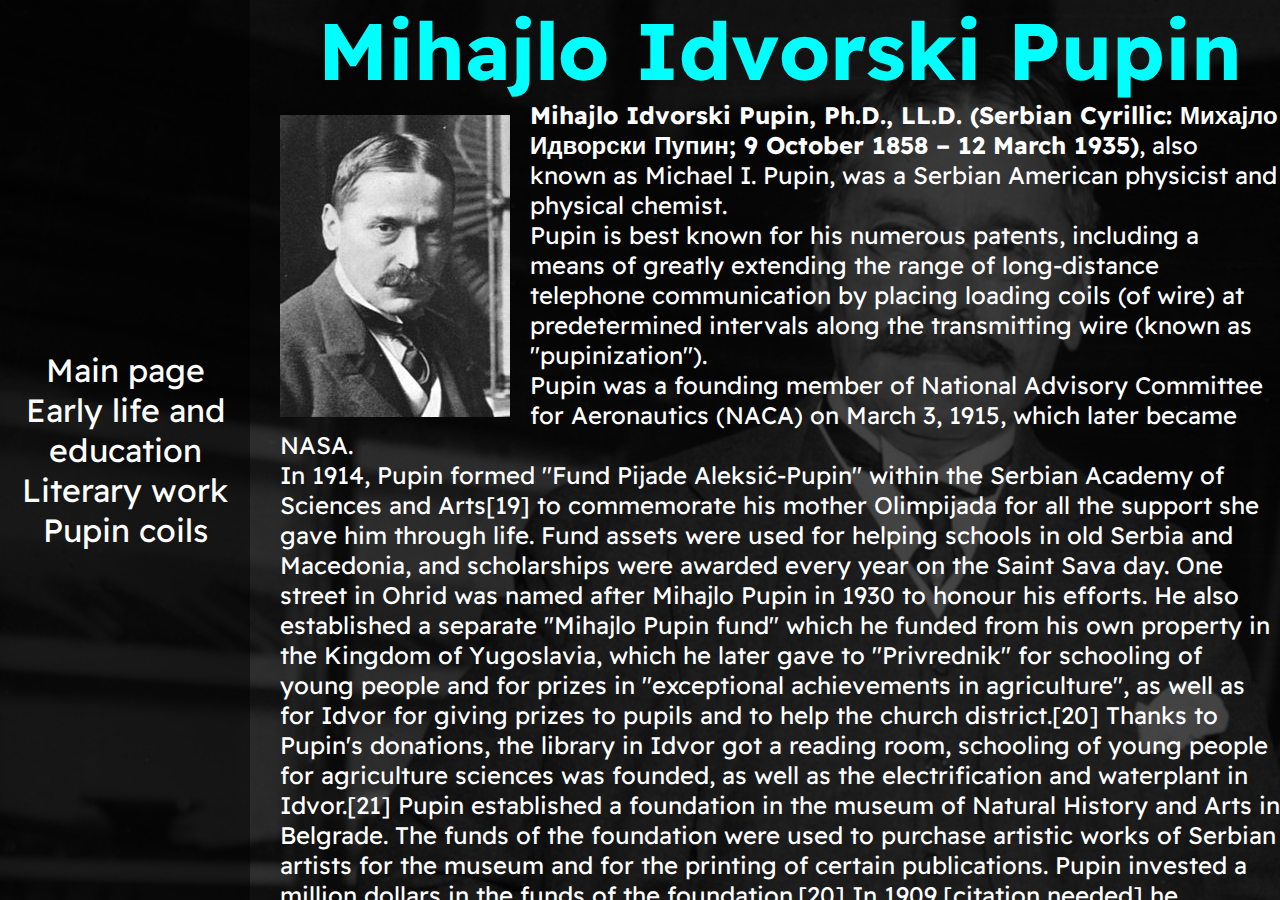
<file: index.html>
<!DOCTYPE html>
<html lang="en">
<head>
    <meta charset="UTF-8">
    <meta http-equiv="X-UA-Compatible" content="IE=edge">
    <meta name="viewport" content="width=device-width, initial-scale=1.0">
    <title>Document</title>
    <link rel="stylesheet" href="./style.css">
    <link rel="preconnect" href="https://fonts.googleapis.com">
    <link rel="preconnect" href="https://fonts.gstatic.com" crossorigin>
    <link href="https://fonts.googleapis.com/css2?family=Readex+Pro:wght@400;700&display=swap" rel="stylesheet">
</head>
<body>
    <main>
    <!-- navigacija -->
        <div class="navigacija">
            <div class="podaci">
                <ul>
                <li><a href="index.html">Main page</a></li>
                <li><a class="early" href="early-life-and-education.html">Early life and education</a></li>
                <li><a href="literary-work.html">Literary work</a></li>
                <li><a href="pupin-coils.html">Pupin coils</a></li>
                </ul>
            </div>
            <!-- kraj podaci -->
        </div>
        <!-- kraj navigacije -->
        <!-- ostatak teksta -->
        <div class="ostatak-teksta">
            <h1 class="naslov">
                Mihajlo Idvorski Pupin
            </h1>
            <img class="slika" src="./pics/pupin.jpg" alt="Photo of Pupin">
            <p> 
                <strong>Mihajlo Idvorski Pupin, Ph.D., LL.D. (Serbian Cyrillic: Михајло Идворски Пупин; 9 October 1858 – 12 March 1935)</strong>, also known as Michael I. Pupin, was a Serbian American physicist and physical chemist.
            </p>
            <p>
                Pupin is best known for his numerous patents, including a means of greatly extending the range of long-distance
                telephone communication by placing loading coils (of wire) at predetermined intervals along the transmitting wire (known
                as "pupinization").
            </p>
            <p>
                Pupin was a founding member of National Advisory Committee for Aeronautics (NACA) on March 3, 1915, which later became
                NASA.
            </p>
            <p>
                In 1914, Pupin formed "Fund Pijade Aleksić-Pupin" within the Serbian Academy of Sciences and Arts[19] to commemorate his
                mother Olimpijada for all the support she gave him through life. Fund assets were used for helping schools in old Serbia
                and Macedonia, and scholarships were awarded every year on the Saint Sava day. One street in Ohrid was named after
                Mihajlo Pupin in 1930 to honour his efforts. He also established a separate "Mihajlo Pupin fund" which he funded from
                his own property in the Kingdom of Yugoslavia, which he later gave to "Privrednik" for schooling of young people and for
                prizes in "exceptional achievements in agriculture", as well as for Idvor for giving prizes to pupils and to help the
                church district.[20]
                
                Thanks to Pupin's donations, the library in Idvor got a reading room, schooling of young people for agriculture sciences
                was founded, as well as the electrification and waterplant in Idvor.[21] Pupin established a foundation in the museum of
                Natural History and Arts in Belgrade. The funds of the foundation were used to purchase artistic works of Serbian
                artists for the museum and for the printing of certain publications. Pupin invested a million dollars in the funds of
                the foundation.[20]
                
                In 1909,[citation needed] he established one of the oldest Serbian emigrant organizations in the United States called
                "Union of Serbs – Sloga." The organization had a mission to gather Serbs in immigration and offer help, as well as
                keeping ethnic and cultural values. This organization later merged with three other immigrant societies.[22]
                
                Other emigrant organizations in to one large Serbian national foundation, and Pupin was one of its founders and a
                longtime president (1909–1926).
                
                He also organized "Kolo srpskih sestara" (English: Circle of Serbian sisters) who gathered help for the Serbian Red
                Cross, and he also helped the gathering of volunteers to travel to Serbia during the First World War with the help of
                the Serbian patriotic organization called the "Serbian National Defense Council" which he founded and led. Later, at the
                start of the Second World War this organization was rehabilitated by Jovan Dučić and worked with the same goal. Pupin
                guaranteed the delivery of food supplies to Serbia with his own resources, and he also was the head of the committee
                that provided help to the victims of war. He also founded the Serbian society for helping children which provided
                medicine, clothes and shelter for war orphans.[23]
            </p>
        </div>
    </main>
    <!-- kraj ostatka teksta -->
</body>
</html>
</file>
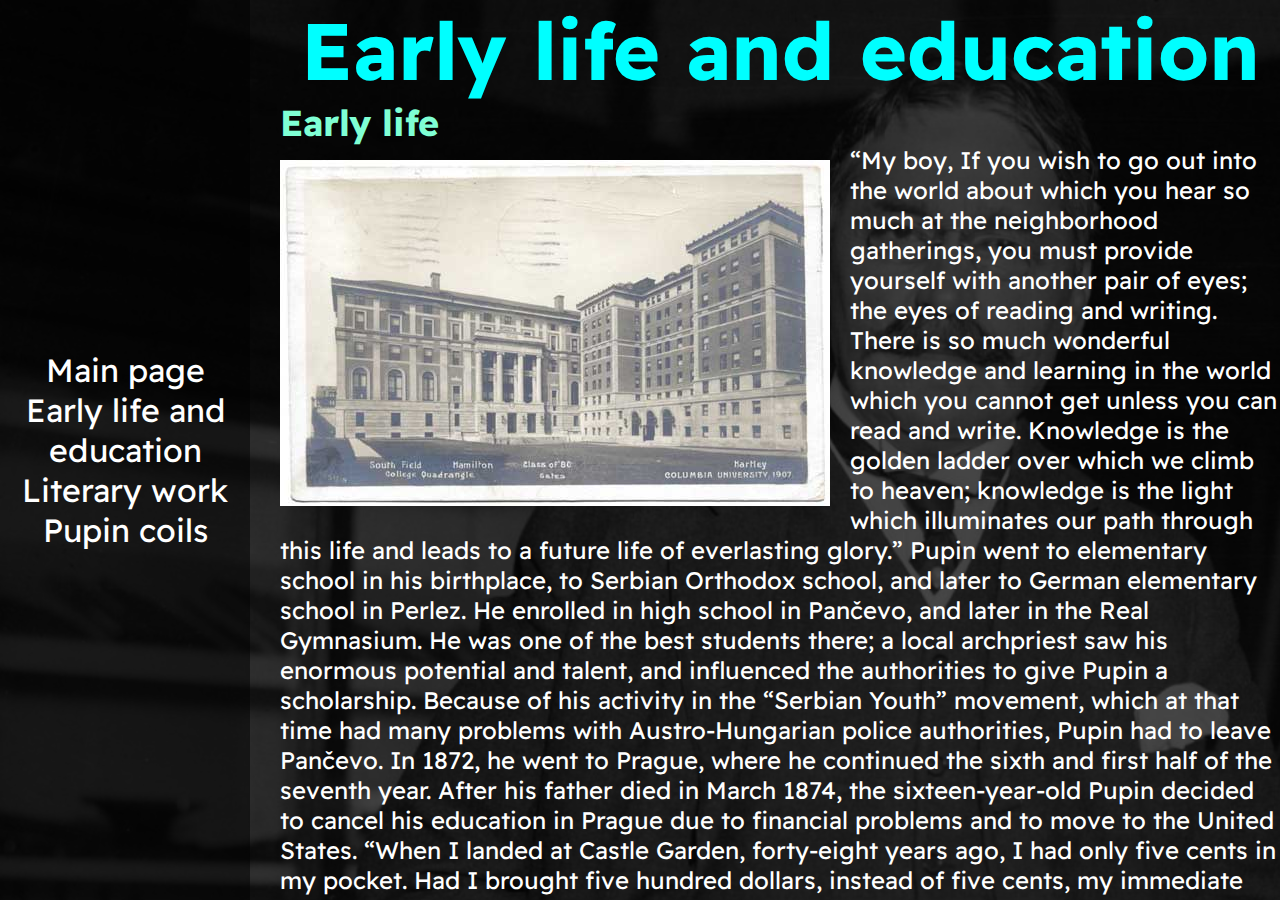
<file: early-life-and-education.html>
<!DOCTYPE html>
<html lang="en">
<head>
    <meta charset="UTF-8">
    <meta http-equiv="X-UA-Compatible" content="IE=edge">
    <meta name="viewport" content="width=device-width, initial-scale=1.0">
    <title>Document</title>
    <link rel="stylesheet" href="./style.css">
    <link rel="preconnect" href="https://fonts.googleapis.com">
    <link rel="preconnect" href="https://fonts.gstatic.com" crossorigin>
    <link href="https://fonts.googleapis.com/css2?family=Readex+Pro:wght@400;700&display=swap" rel="stylesheet">

</head>
<body>
    <main>
        <div class="navigacija">
            <div class="podaci">
                <ul>
                    <li><a href="index.html">Main page</a></li>
                    <li><a class="early" href="early-life-and-education.html">Early life and education</a></li>
                    <li><a href="literary-work.html">Literary work</a></li>
                    <li><a href="pupin-coils.html">Pupin coils</a></li>
                </ul>
            </div>
            <!-- kraj podaci -->
        </div>
        <!-- kraj navigacije -->

        <div class="ostatak-teksta">
            <h1 class="naslov">Early life and education</h1>
            <h2>Early life</h2>
            <img class="slika" src="./pics/university.jpg" alt="photo of university">
            <p>“My boy, If you wish to go out into the world about which you hear so much at the neighborhood gatherings, you must
            provide yourself with another pair of eyes; the eyes of reading and writing. There is so much wonderful knowledge and
            learning in the world which you cannot get unless you can read and write. Knowledge is the golden ladder over which we
            climb to heaven; knowledge is the light which illuminates our path through this life and leads to a future life of
            everlasting glory.”
            
            Pupin went to elementary school in his birthplace, to Serbian Orthodox school, and later to German elementary school in
            Perlez. He enrolled in high school in Pančevo, and later in the Real Gymnasium. He was one of the best students there; a
            local archpriest saw his enormous potential and talent, and influenced the authorities to give Pupin a scholarship.
            
            Because of his activity in the “Serbian Youth” movement, which at that time had many problems with Austro-Hungarian
            police authorities, Pupin had to leave Pančevo. In 1872, he went to Prague, where he continued the sixth and first half
            of the seventh year. After his father died in March 1874, the sixteen-year-old Pupin decided to cancel his education in
            Prague due to financial problems and to move to the United States.
            
            “When I landed at Castle Garden, forty-eight years ago, I had only five cents in my pocket. Had I brought five hundred
            dollars, instead of five cents, my immediate career in the new, and to me perfectly strange, land would have been the
            same. A young immigrant such as I was then does not begin his career until he has spent all the money which he has
            brought with him. I brought five cents, and immediately spent it upon a piece of prune pie, which turned out to be a
            bogus prune pie. It contained nothing but pits of prunes. If I had brought five hundred dollars, it would have taken me
            a little longer to spend it, mostly upon bogus things, but the struggle which awaited me would have been the same in
            each case. It is no handicap to a boy immigrant to land here penniless; it is not a handicap to any boy to be penniless
            when he strikes out for an independent career, provided that he has the stamina to stand the hardships that may be in
            store for him.”</p>
            <h3>Studies in America and Ph.D</h3>
            <p>For the next five years in the United States, Pupin worked as a manual laborer (most notably at the biscuit factory on
            Cortlandt Street in Manhattan) while he learned English, Greek and Latin. He also gave private lectures. After three
            years of various courses, in the autumn of 1879 he successfully finished his tests and entered Columbia College, where
            he became known as an exceptional athlete and scholar. A friend of Pupin's predicted that his physique would make him a
            splendid oarsman, and that Columbia would do anything for a good oarsman. A popular student, he was elected president of
            his class in his Junior year. He graduated with honors in 1883 and became an American citizen at the same time.</p>
            <p>He obtained his Ph.D. at the University of Berlin under Hermann von Helmholtz and in 1889 he returned to Columbia
            University to become a lecturer of mathematical physics in the newly formed Department of Electrical Engineering.
            Pupin's research pioneered carrier wave detection and current analysis.</p>
            <p>Pupin completed his studies in 1883 as one of the best students, especially in the field of physics and mathematics,
            which gave him a diploma. Later, he went back to Europe, initially the United Kingdom (1883–1885), where he continued
            his schooling at the University of Cambridge. He was an early investigator into X-ray imaging, but his claim to have
            made the first X-ray image in the United States is incorrect. He learned of Röntgen's discovery of unknown rays passing
            through wood, paper, insulators, and thin metals leaving traces on a photographic plate, and attempted this himself.
            Using a vacuum tube, which he had previously used to study the passage of electricity through rarefied gases, he made
            successful images on January 2, 1896. Edison provided Pupin with a calcium tungstate fluoroscopic screen which, when
            placed in front of the film, shortened the exposure time by twenty times, from one hour to a few minutes. Based on the
            results of experiments, Pupin concluded that the impact of primary X-rays generated secondary X-rays. With his work in
            the field of X-rays, Pupin gave a lecture at the New York Academy of Sciences. He was the first person to use a
            fluorescent screen to enhance X-rays for medical purposes. A New York surgeon, Dr. Bull, sent Pupin a patient to obtain
            an X-ray image of his left hand prior to an operation to remove lead shot from a shotgun injury. The first attempt at
            imaging failed because the patient, a well-known lawyer, was "too weak and nervous to be stood still nearly an hour"
            which is the time it took to get an X-ray photo at the time. In another attempt, the Edison fluorescent screen was
            placed on a photographic plate and the patient's hand on the screen. X-rays passed through the patients hand and caused
            the screen to fluoresce, which then exposed the photographic plate. A fairly good image was obtained with an exposure of
            only a few seconds and showed the shot as if "drawn with pen and ink." Dr. Bull was able to take out all of the lead
            balls in a very short time.</p>
           
        </div>
    </main>
</body>
</html>
</file>
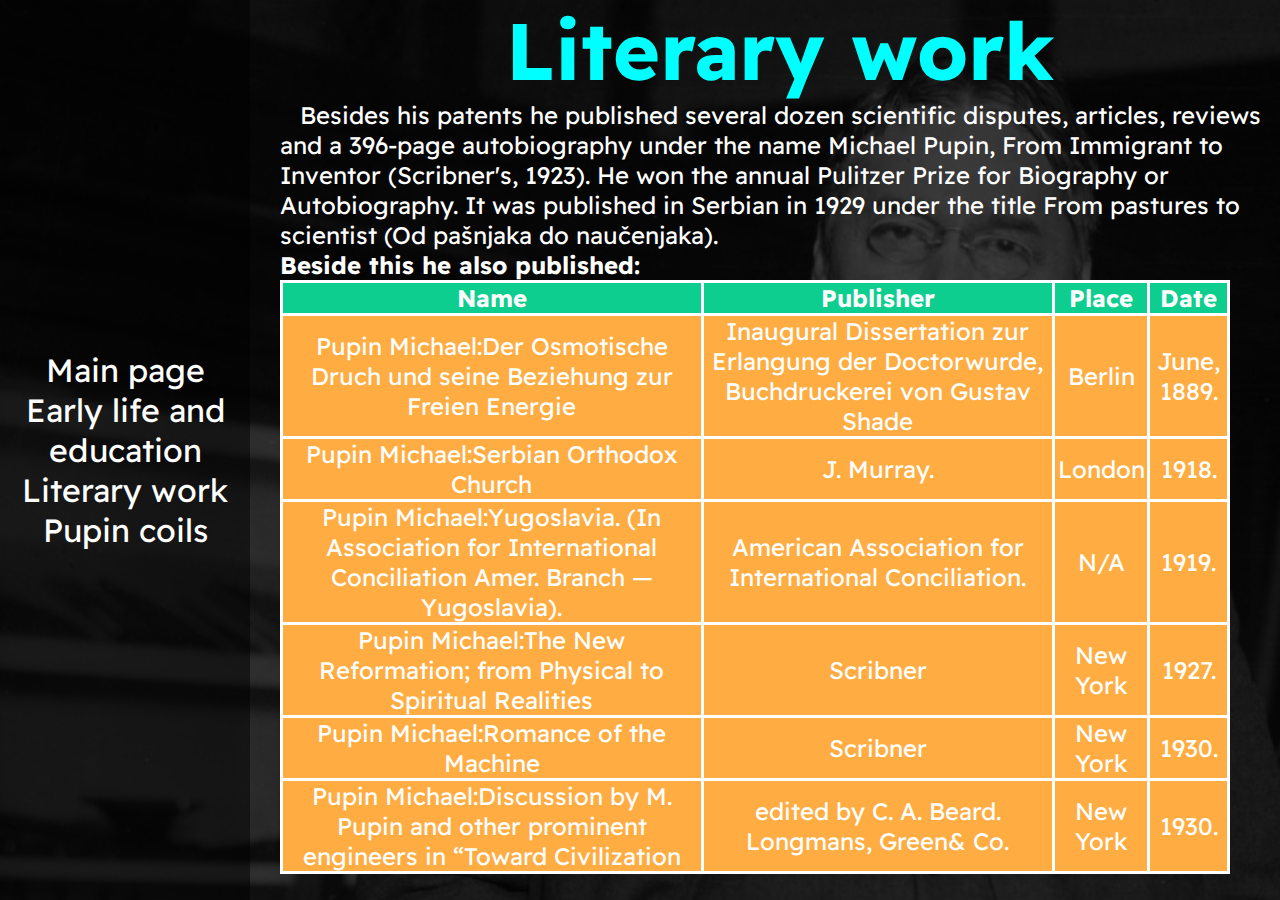
<file: literary-work.html>
<!DOCTYPE html>
<html lang="en">
<head>
    <meta charset="UTF-8">
    <meta http-equiv="X-UA-Compatible" content="IE=edge">
    <meta name="viewport" content="width=device-width, initial-scale=1.0">
    <title>Document</title>
    <link rel="stylesheet" href="./style.css">
    <link rel="preconnect" href="https://fonts.googleapis.com">
    <link rel="preconnect" href="https://fonts.gstatic.com" crossorigin>
    <link href="https://fonts.googleapis.com/css2?family=Readex+Pro:wght@400;700&display=swap" rel="stylesheet">

</head>
<body>
    <main>
        <!-- navigacija -->
        <div class="navigacija">
            <div class="podaci">
                <ul>
                    <li><a href="index.html">Main page</a></li>
                    <li><a class="early" href="early-life-and-education.html">Early life and education</a></li>
                    <li><a href="literary-work.html">Literary work</a></li>
                    <li><a href="pupin-coils.html">Pupin coils</a></li>
                </ul>
            </div>
            <!-- kraj podaci -->
        </div>
        <!-- kraj navigacije -->
        <div class="ostatak-teksta">
            <h1 class="naslov">Literary work</h1>
            <div class="slika"></div>
                <p>Besides his patents he published several dozen scientific disputes, articles, reviews and a 396-page autobiography under
                the name Michael Pupin, From Immigrant to Inventor (Scribner's, 1923). He won the annual Pulitzer Prize for Biography or
                Autobiography. It was published in Serbian in 1929 under the title From pastures to scientist (Od pašnjaka do
                naučenjaka).</p>
                <p> <strong>Beside this he also published:</strong> </p>
                <div >
                    <table id="tabela" border="3px solid #7fffd4">
                        <tr>
                            <th>Name</th>
                            <th>Publisher</th>
                            <th>Place</th>
                            <th>Date</th>
                        </tr>
                        <tr>
                            <td>Pupin Michael:Der Osmotische Druch und seine Beziehung zur Freien Energie</td>
                            <td>Inaugural Dissertation zur Erlangung der Doctorwurde, Buchdruckerei von Gustav Shade</td>
                            <td>Berlin</td>
                            <td>June, 1889.</td>
                        </tr>
                        <tr>
                            <td>Pupin Michael:Serbian Orthodox Church</td>
                            <td>J. Murray.</td>
                            <td>London</td>
                            <td>1918.</td>
                        </tr>
                        <tr>
                            <td>Pupin Michael:Yugoslavia. (In Association for International Conciliation Amer. Branch —Yugoslavia).</td>
                            <td>American
                            Association for International Conciliation.</td>
                            <td>N/A</td>
                            <td>1919.</td>
                        </tr>
                        <tr>
                            <td>Pupin Michael:The New Reformation; from Physical to Spiritual Realities</td>
                            <td>Scribner</td>
                            <td>New York</td>
                            <td>1927.</td>
                        </tr>
                        <tr>
                            <td>Pupin Michael:Romance of the Machine</td>
                            <td>Scribner</td>
                            <td>New York</td>
                            <td>1930.</td>
                        </tr>
                        <tr>
                            <td>Pupin Michael:Discussion by M. Pupin and other prominent engineers in “Toward Civilization</td>
                            <td>edited by C. A. Beard. Longmans, Green& Co.</td>
                            <td>New York</td>
                            <td>1930.</td>
                        </tr>
                    </table>
                </div>
        </div>
    </main>
</body>
</html>
</file>
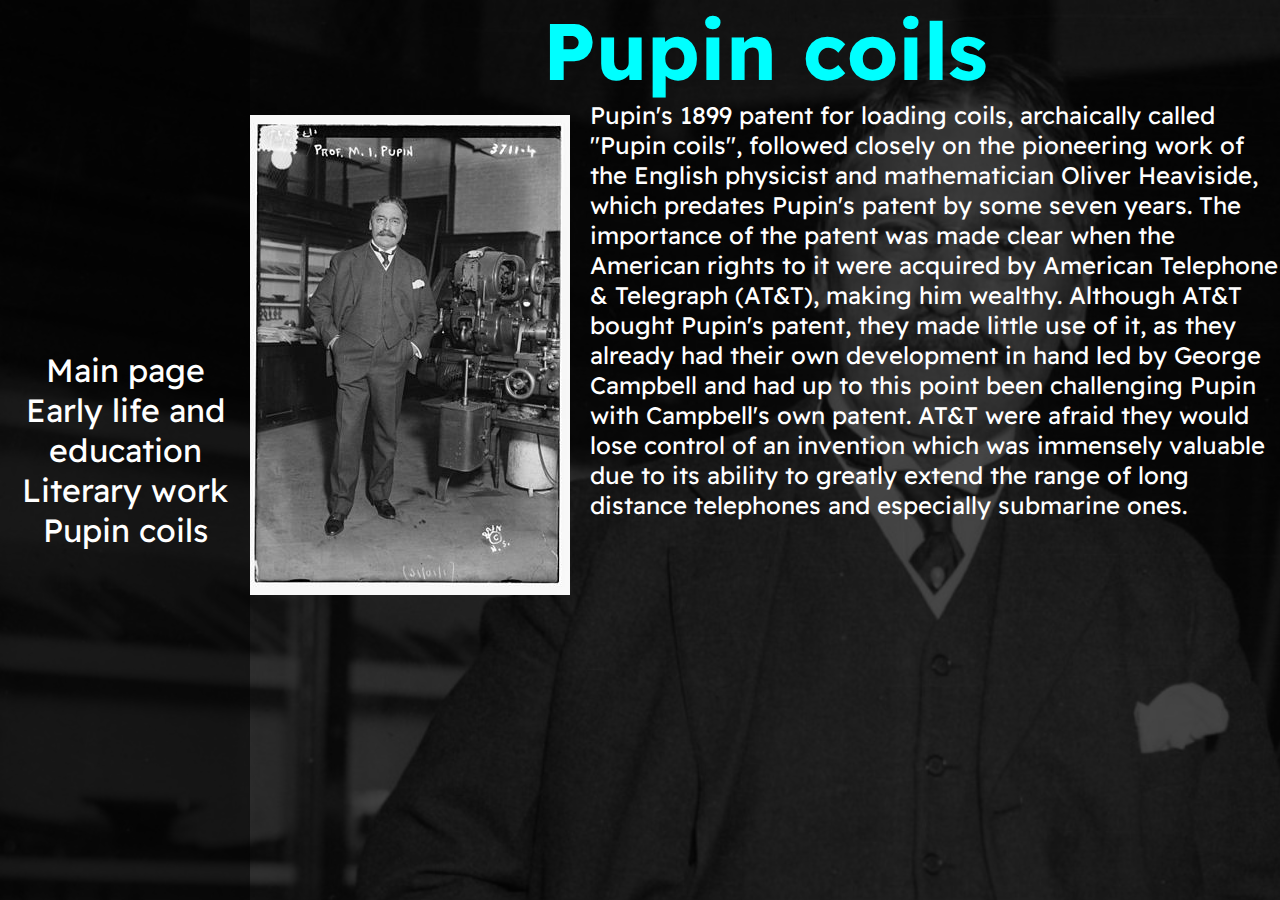
<file: pupin-coils.html>
<!DOCTYPE html>
<html lang="en">
<head>
    <meta charset="UTF-8">
    <meta http-equiv="X-UA-Compatible" content="IE=edge">
    <meta name="viewport" content="width=device-width, initial-scale=1.0">
    <title>Document</title>
    <link rel="stylesheet" href="./style.css">
    <link rel="preconnect" href="https://fonts.googleapis.com">
    <link rel="preconnect" href="https://fonts.gstatic.com" crossorigin>
    <link href="https://fonts.googleapis.com/css2?family=Readex+Pro:wght@400;700&display=swap" rel="stylesheet">

</head>
<body>
    <main>
        <div class="navigacija">
            <div class="podaci">
                <ul>
                    <li><a href="index.html">Main page</a></li>
                    <li><a class="early" href="early-life-and-education.html">Early life and education</a></li>
                    <li><a href="literary-work.html">Literary work</a></li>
                    <li><a href="pupin-coils.html">Pupin coils</a></li>
                </ul>
            </div>
            <!-- kraj podaci -->
        </div>
        <!-- kraj navigacije -->
        <div>
            <h1 class="naslov">Pupin coils</h1>
            <img class="slika" src="./pics/pupin-1916.jpg" alt="">
            <p class="coil">Pupin's 1899 patent for loading coils, archaically called "Pupin coils", followed closely on the pioneering work of the
            English physicist and mathematician Oliver Heaviside, which predates Pupin's patent by some seven years. The importance
            of the patent was made clear when the American rights to it were acquired by American Telephone & Telegraph (AT&T),
            making him wealthy. Although AT&T bought Pupin's patent, they made little use of it, as they already had their own
            development in hand led by George Campbell and had up to this point been challenging Pupin with Campbell's own patent.
            AT&T were afraid they would lose control of an invention which was immensely valuable due to its ability to greatly
            extend the range of long distance telephones and especially submarine ones.</p>
        </div>
    </main>
</body>
</html>
</file>
<file: style.css>
* {
  margin: 0;
  padding: 0;
  box-sizing: border-box;
  color: white;
  font-family: "Readex Pro", sans-serif;
}
main {
  display: flex;
  height: 100vh;
  background-color: rgba(0, 0, 0, 0.7);
}
body {
  background-image: url(./pics/mihajlo-idvorski-pupin.jpg);
  background-repeat: no-repeat;
  background-size: cover;
  width: 100vw;
  height: 100vh;
}
.navigacija {
  width: 20%;
  height: 100vh;
  font-size: 2em;
  background-color: rgba(0, 0, 0, 0.5);
  text-align: center;
  position: relative;
}
.ostatak-teksta {
  margin-left: 30px;
  font-size: 1.5rem;
  overflow: scroll;
}
.podaci {
  width: 250px;
  height: 200px;
  position: relative;
  top: calc(50% - 100px);
}
a {
  text-decoration: none;
  border-color: red;
}
a:hover {
  font-size: 2.2rem;
  transform: scale(2);
  color: aqua;
}
.naslov {
  font-size: 5rem;
  text-align: center;
}
.slika {
  float: left;
  margin-right: 20px;
  margin-bottom: 20px;
  position: relative;
  top: 15px;
}
.coil {
  font-size: 1.5rem;
}
#tabela {
  border: 3px solid #7fffd4;
  border-collapse: collapse;
  text-align: center;
  width: 95%;
}
tr {
  border: 3px solid #ffffff;
}
td {
  border: 3px solid #ffffff;
  background-color: rgb(255, 173, 66);
}
th {
  border: 3px solid #ffffff;
  background-color: rgb(13, 206, 142);
}
h1 {
  color: aqua;
}
h2 {
  color: aquamarine;
}
</file>
